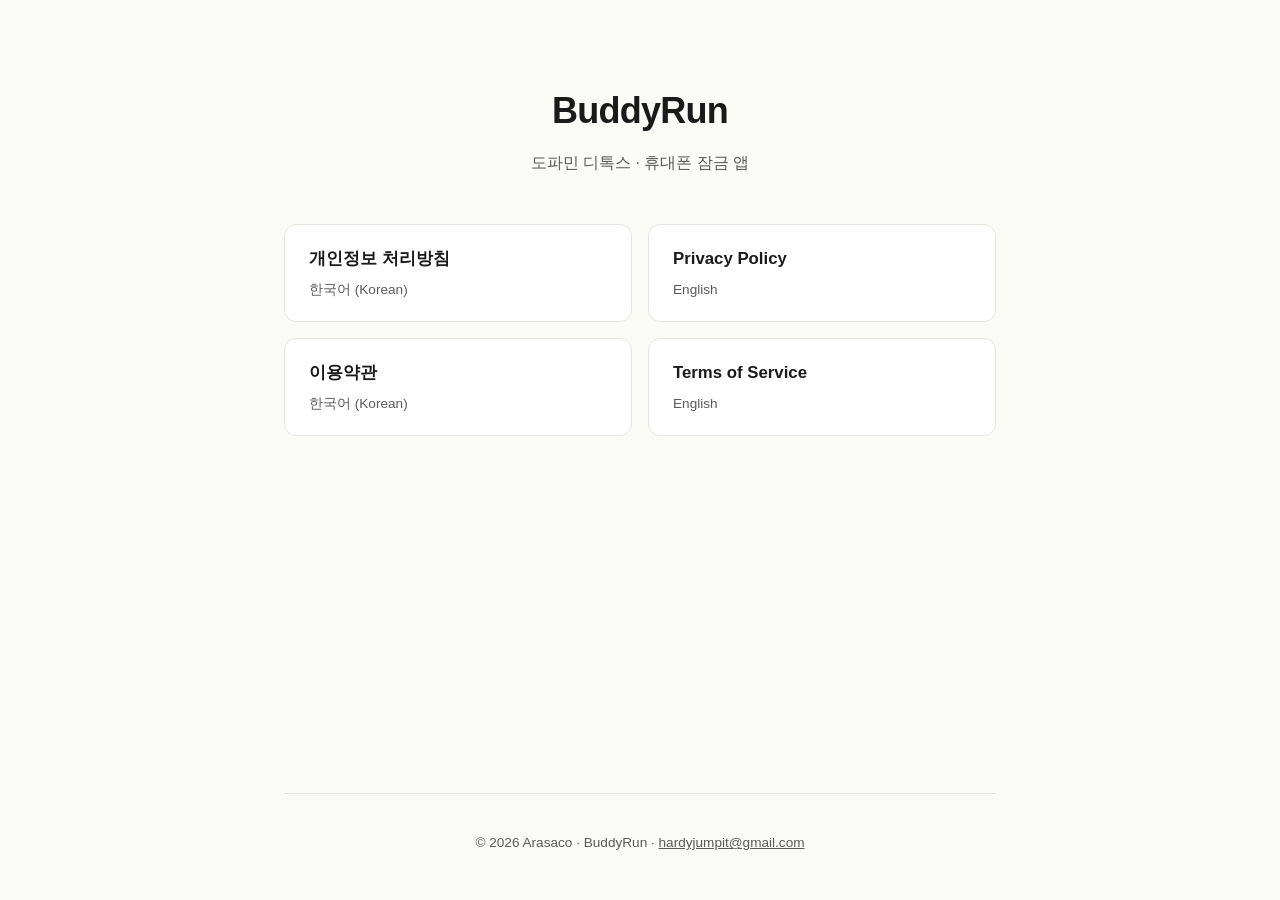
<file: index.html>
<!DOCTYPE html>
<html lang="ko">
<head>
<meta charset="UTF-8" />
<meta name="viewport" content="width=device-width, initial-scale=1.0" />
<title>BuddyRun</title>
<link rel="icon" type="image/png" href="favicon.png" />
<link rel="apple-touch-icon" href="apple-touch-icon.png" />
<link rel="stylesheet" href="styles.css" />
</head>
<body>
<main class="container">
  <header class="hero">
    <h1>BuddyRun</h1>
    <p class="tagline">도파민 디톡스 · 휴대폰 잠금 앱</p>
  </header>

  <section class="links">
    <a class="card" href="privacy.html" lang="ko">
      <h2>개인정보 처리방침</h2>
      <p>한국어 (Korean)</p>
    </a>
    <a class="card" href="privacy.en.html" lang="en">
      <h2>Privacy Policy</h2>
      <p>English</p>
    </a>
    <a class="card" href="terms.html" lang="ko">
      <h2>이용약관</h2>
      <p>한국어 (Korean)</p>
    </a>
    <a class="card" href="terms.en.html" lang="en">
      <h2>Terms of Service</h2>
      <p>English</p>
    </a>
  </section>

  <footer>
    <p>© 2026 Arasaco · BuddyRun · <a href="mailto:hardyjumpit@gmail.com">hardyjumpit@gmail.com</a></p>
  </footer>
</main>
</body>
</html>
</file>
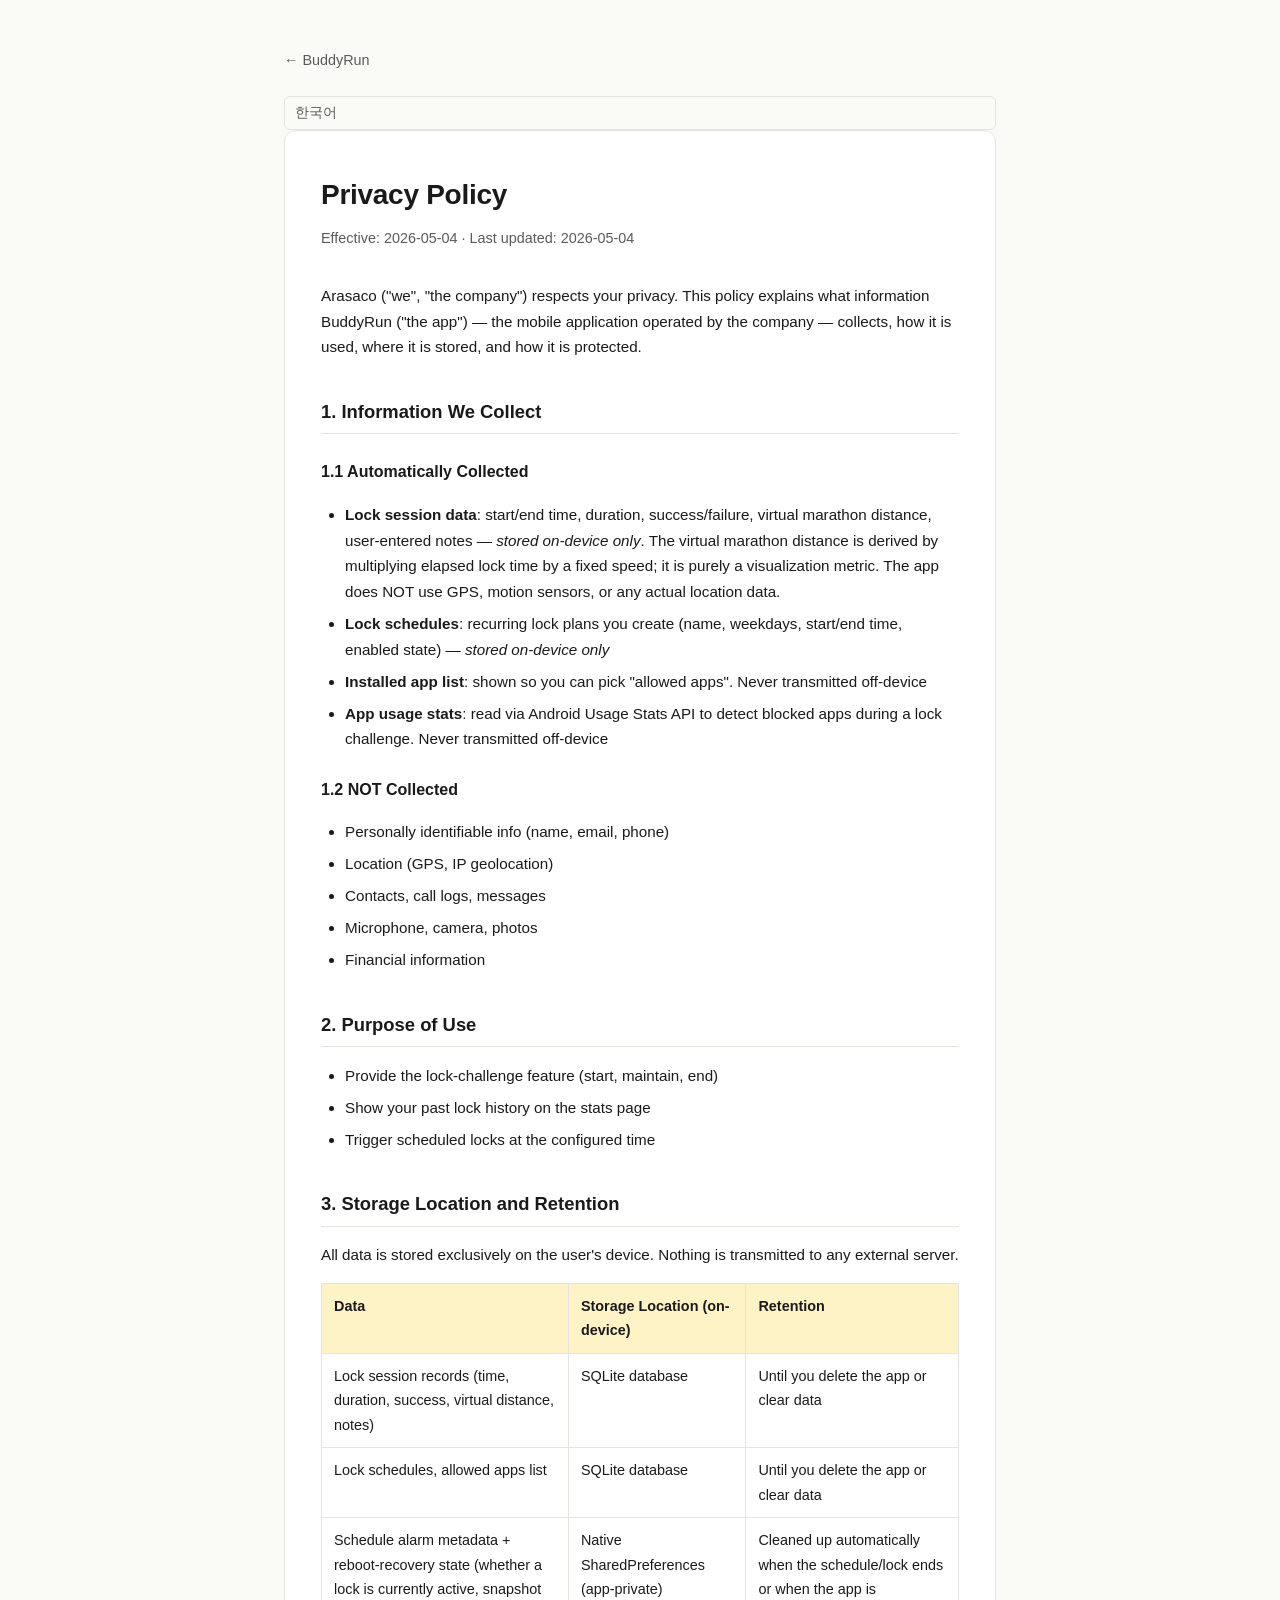
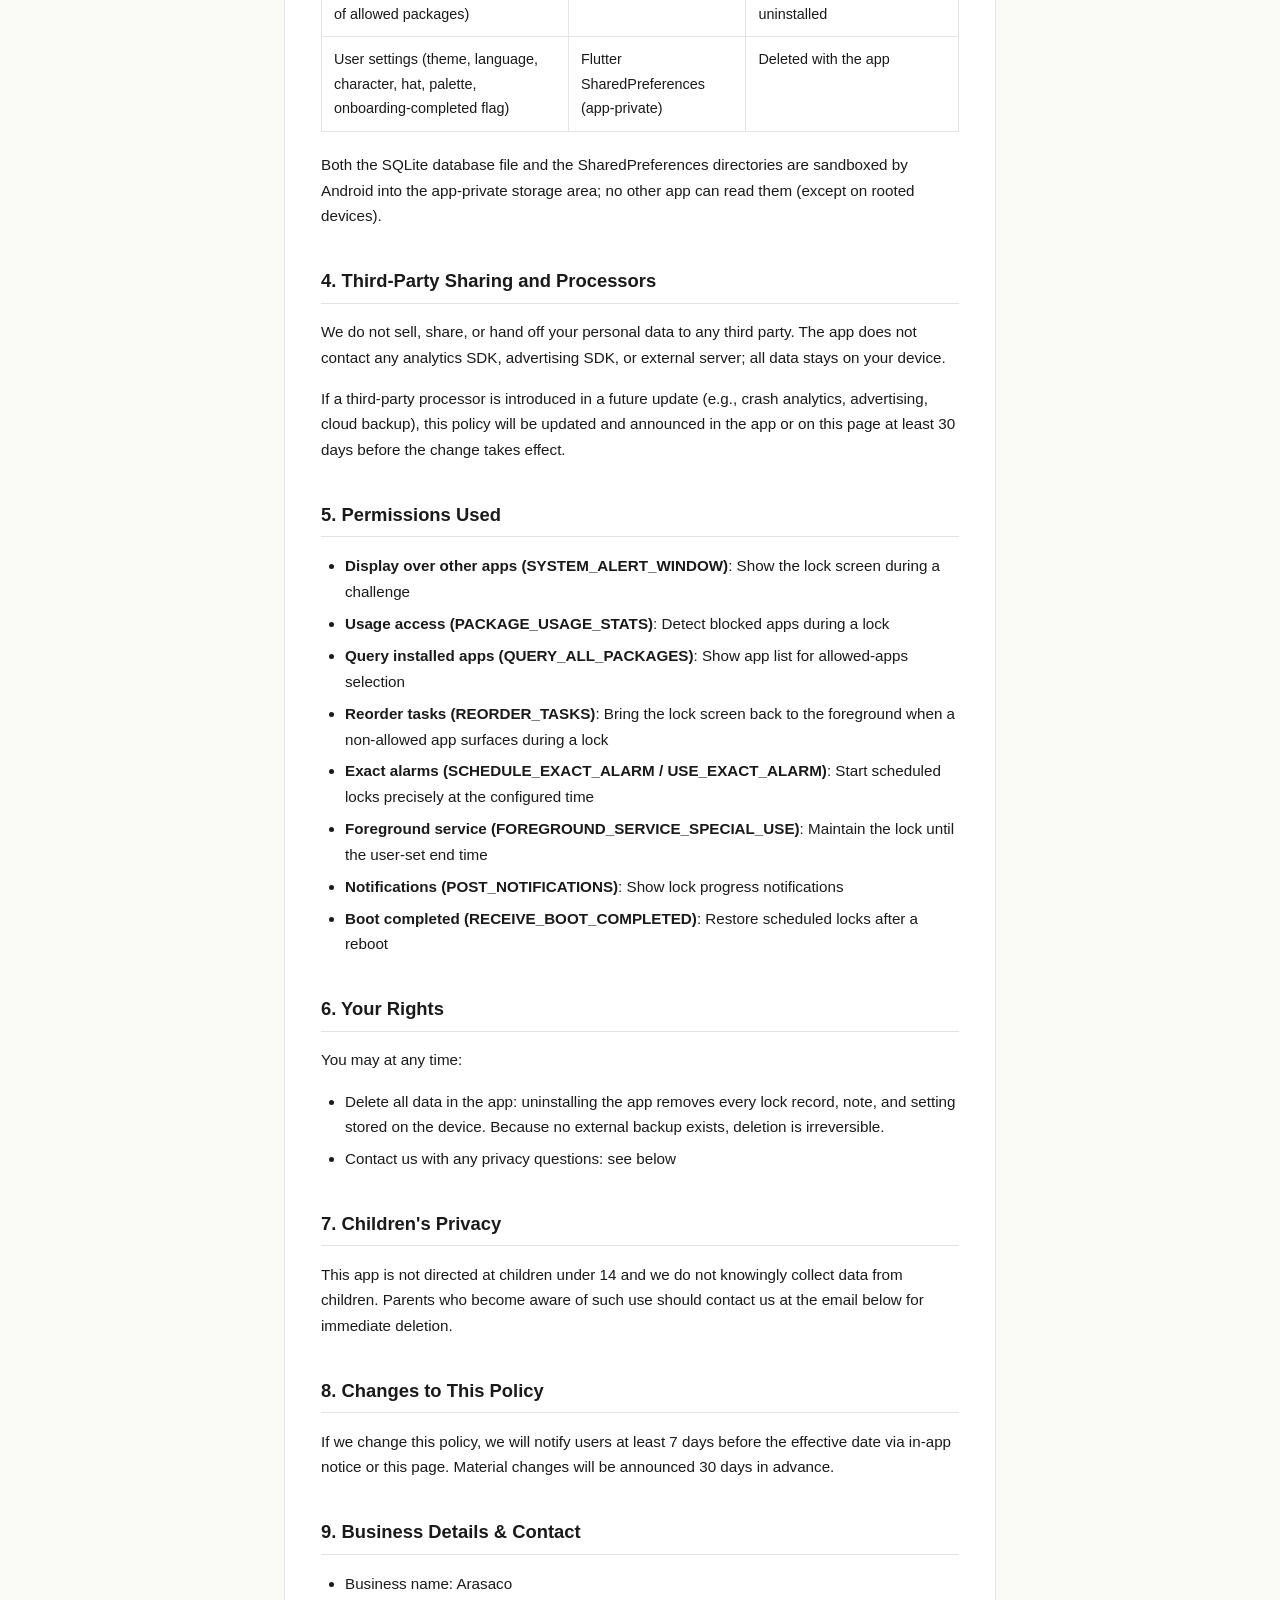
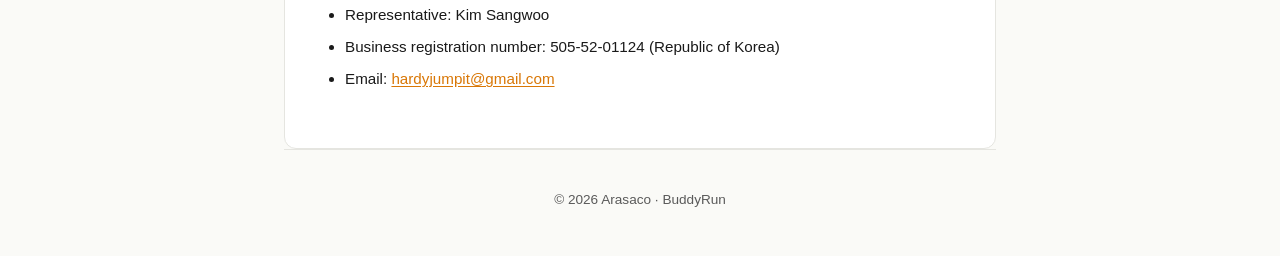
<file: privacy.en.html>
<!DOCTYPE html>
<html lang="en">
<head>
<meta charset="UTF-8" />
<meta name="viewport" content="width=device-width, initial-scale=1.0" />
<title>BuddyRun · Privacy Policy</title>
<link rel="icon" type="image/png" href="favicon.png" />
<link rel="apple-touch-icon" href="apple-touch-icon.png" />
<link rel="stylesheet" href="styles.css" />
</head>
<body>
<main class="container">
  <a class="back-link" href="index.html">← BuddyRun</a>
  <a class="lang-switch" href="privacy.html">한국어</a>

  <article class="legal">
    <h1>Privacy Policy</h1>
    <p class="meta">Effective: 2026-05-04 · Last updated: 2026-05-04</p>

    <p>Arasaco ("we", "the company") respects your privacy. This policy explains what information BuddyRun ("the app") — the mobile application operated by the company — collects, how it is used, where it is stored, and how it is protected.</p>

    <h2>1. Information We Collect</h2>

    <h3>1.1 Automatically Collected</h3>
    <ul>
      <li><strong>Lock session data</strong>: start/end time, duration, success/failure, virtual marathon distance, user-entered notes — <em>stored on-device only</em>. The virtual marathon distance is derived by multiplying elapsed lock time by a fixed speed; it is purely a visualization metric. The app does NOT use GPS, motion sensors, or any actual location data.</li>
      <li><strong>Lock schedules</strong>: recurring lock plans you create (name, weekdays, start/end time, enabled state) — <em>stored on-device only</em></li>
      <li><strong>Installed app list</strong>: shown so you can pick "allowed apps". Never transmitted off-device</li>
      <li><strong>App usage stats</strong>: read via Android Usage Stats API to detect blocked apps during a lock challenge. Never transmitted off-device</li>
    </ul>

    <h3>1.2 NOT Collected</h3>
    <ul>
      <li>Personally identifiable info (name, email, phone)</li>
      <li>Location (GPS, IP geolocation)</li>
      <li>Contacts, call logs, messages</li>
      <li>Microphone, camera, photos</li>
      <li>Financial information</li>
    </ul>

    <h2>2. Purpose of Use</h2>
    <ul>
      <li>Provide the lock-challenge feature (start, maintain, end)</li>
      <li>Show your past lock history on the stats page</li>
      <li>Trigger scheduled locks at the configured time</li>
    </ul>

    <h2>3. Storage Location and Retention</h2>
    <p>All data is stored exclusively on the user's device. Nothing is transmitted to any external server.</p>
    <table>
      <thead>
        <tr><th>Data</th><th>Storage Location (on-device)</th><th>Retention</th></tr>
      </thead>
      <tbody>
        <tr><td>Lock session records (time, duration, success, virtual distance, notes)</td><td>SQLite database</td><td>Until you delete the app or clear data</td></tr>
        <tr><td>Lock schedules, allowed apps list</td><td>SQLite database</td><td>Until you delete the app or clear data</td></tr>
        <tr><td>Schedule alarm metadata + reboot-recovery state (whether a lock is currently active, snapshot of allowed packages)</td><td>Native SharedPreferences (app-private)</td><td>Cleaned up automatically when the schedule/lock ends or when the app is uninstalled</td></tr>
        <tr><td>User settings (theme, language, character, hat, palette, onboarding-completed flag)</td><td>Flutter SharedPreferences (app-private)</td><td>Deleted with the app</td></tr>
      </tbody>
    </table>
    <p>Both the SQLite database file and the SharedPreferences directories are sandboxed by Android into the app-private storage area; no other app can read them (except on rooted devices).</p>

    <h2>4. Third-Party Sharing and Processors</h2>
    <p>We do not sell, share, or hand off your personal data to any third party. The app does not contact any analytics SDK, advertising SDK, or external server; all data stays on your device.</p>
    <p>If a third-party processor is introduced in a future update (e.g., crash analytics, advertising, cloud backup), this policy will be updated and announced in the app or on this page at least 30 days before the change takes effect.</p>

    <h2>5. Permissions Used</h2>
    <ul>
      <li><strong>Display over other apps (SYSTEM_ALERT_WINDOW)</strong>: Show the lock screen during a challenge</li>
      <li><strong>Usage access (PACKAGE_USAGE_STATS)</strong>: Detect blocked apps during a lock</li>
      <li><strong>Query installed apps (QUERY_ALL_PACKAGES)</strong>: Show app list for allowed-apps selection</li>
      <li><strong>Reorder tasks (REORDER_TASKS)</strong>: Bring the lock screen back to the foreground when a non-allowed app surfaces during a lock</li>
      <li><strong>Exact alarms (SCHEDULE_EXACT_ALARM / USE_EXACT_ALARM)</strong>: Start scheduled locks precisely at the configured time</li>
      <li><strong>Foreground service (FOREGROUND_SERVICE_SPECIAL_USE)</strong>: Maintain the lock until the user-set end time</li>
      <li><strong>Notifications (POST_NOTIFICATIONS)</strong>: Show lock progress notifications</li>
      <li><strong>Boot completed (RECEIVE_BOOT_COMPLETED)</strong>: Restore scheduled locks after a reboot</li>
    </ul>

    <h2>6. Your Rights</h2>
    <p>You may at any time:</p>
    <ul>
      <li>Delete all data in the app: uninstalling the app removes every lock record, note, and setting stored on the device. Because no external backup exists, deletion is irreversible.</li>
      <li>Contact us with any privacy questions: see below</li>
    </ul>

    <h2>7. Children's Privacy</h2>
    <p>This app is not directed at children under 14 and we do not knowingly collect data from children. Parents who become aware of such use should contact us at the email below for immediate deletion.</p>

    <h2>8. Changes to This Policy</h2>
    <p>If we change this policy, we will notify users at least 7 days before the effective date via in-app notice or this page. Material changes will be announced 30 days in advance.</p>

    <h2>9. Business Details &amp; Contact</h2>
    <ul>
      <li>Business name: Arasaco</li>
      <li>Representative: Kim Sangwoo</li>
      <li>Business registration number: 505-52-01124 (Republic of Korea)</li>
      <li>Email: <a href="mailto:hardyjumpit@gmail.com">hardyjumpit@gmail.com</a></li>
    </ul>
  </article>

  <footer>
    <p>© 2026 Arasaco · BuddyRun</p>
  </footer>
</main>
</body>
</html>
</file>
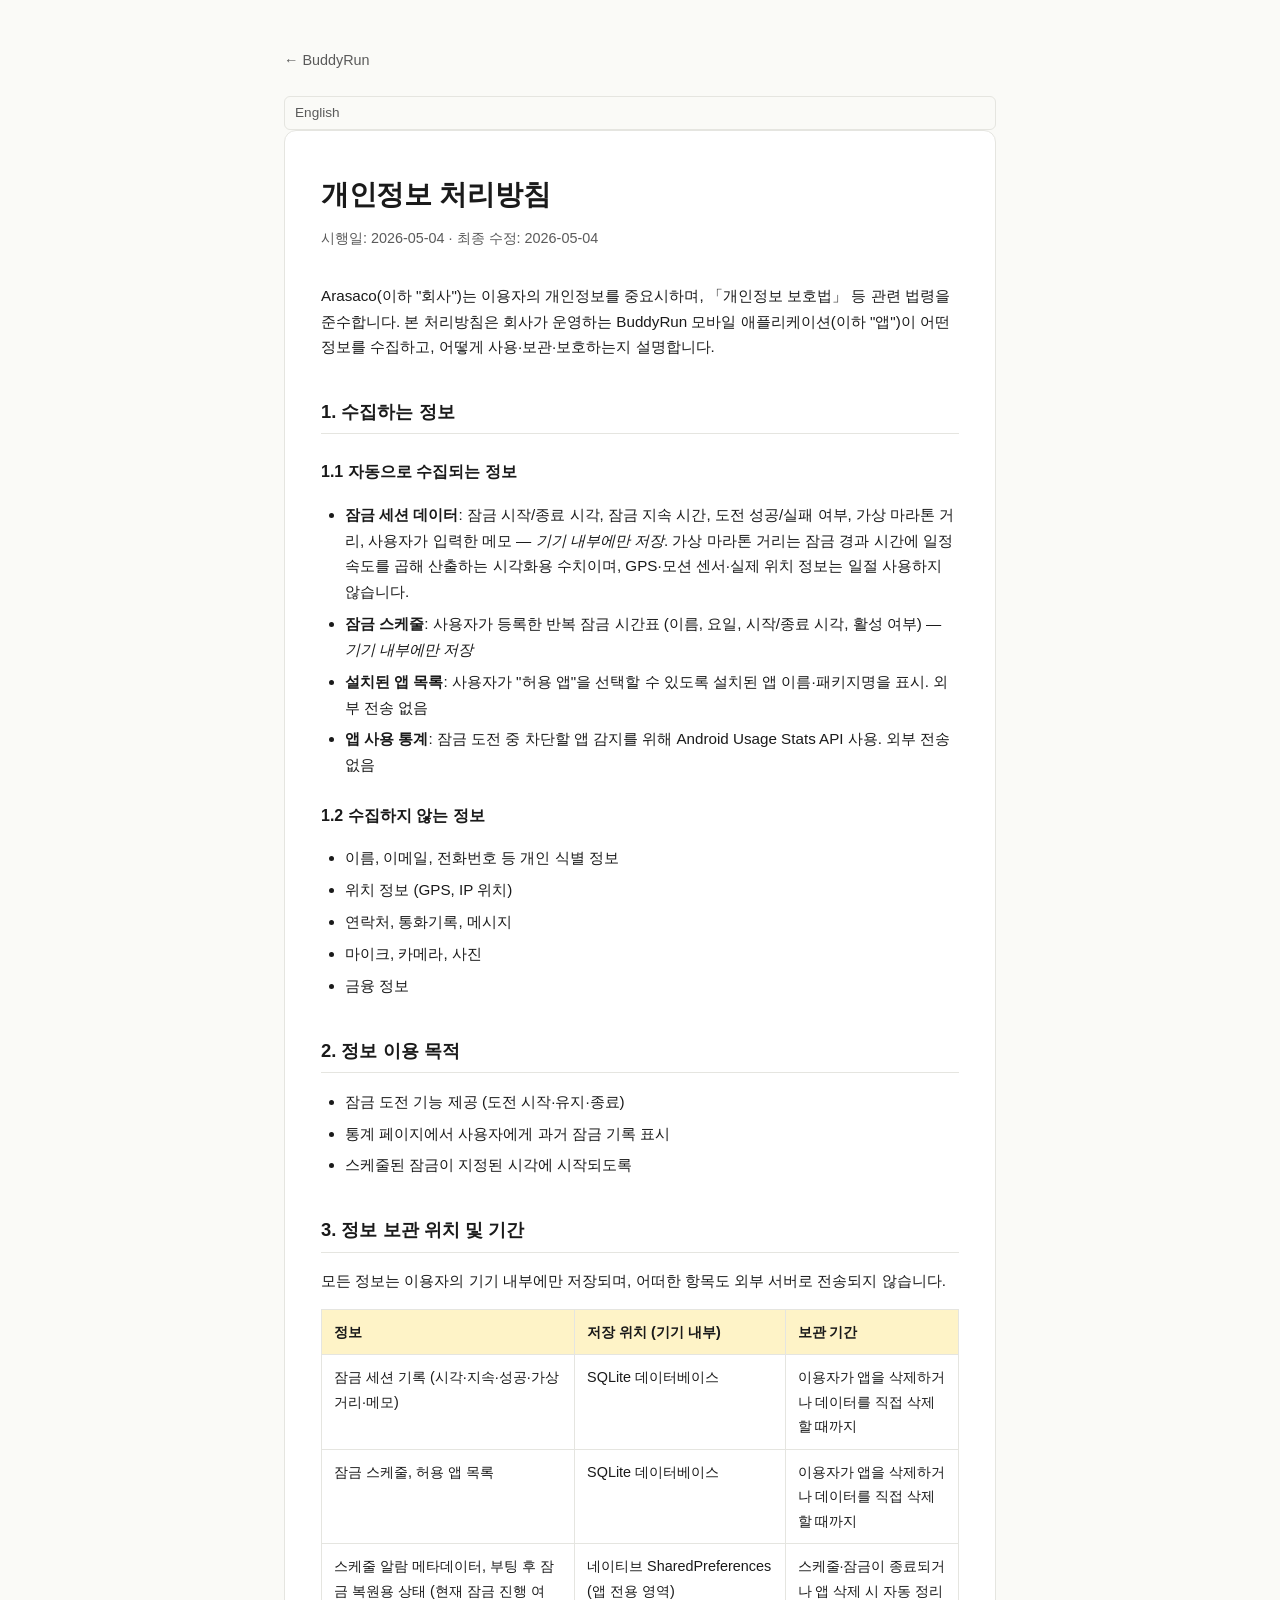
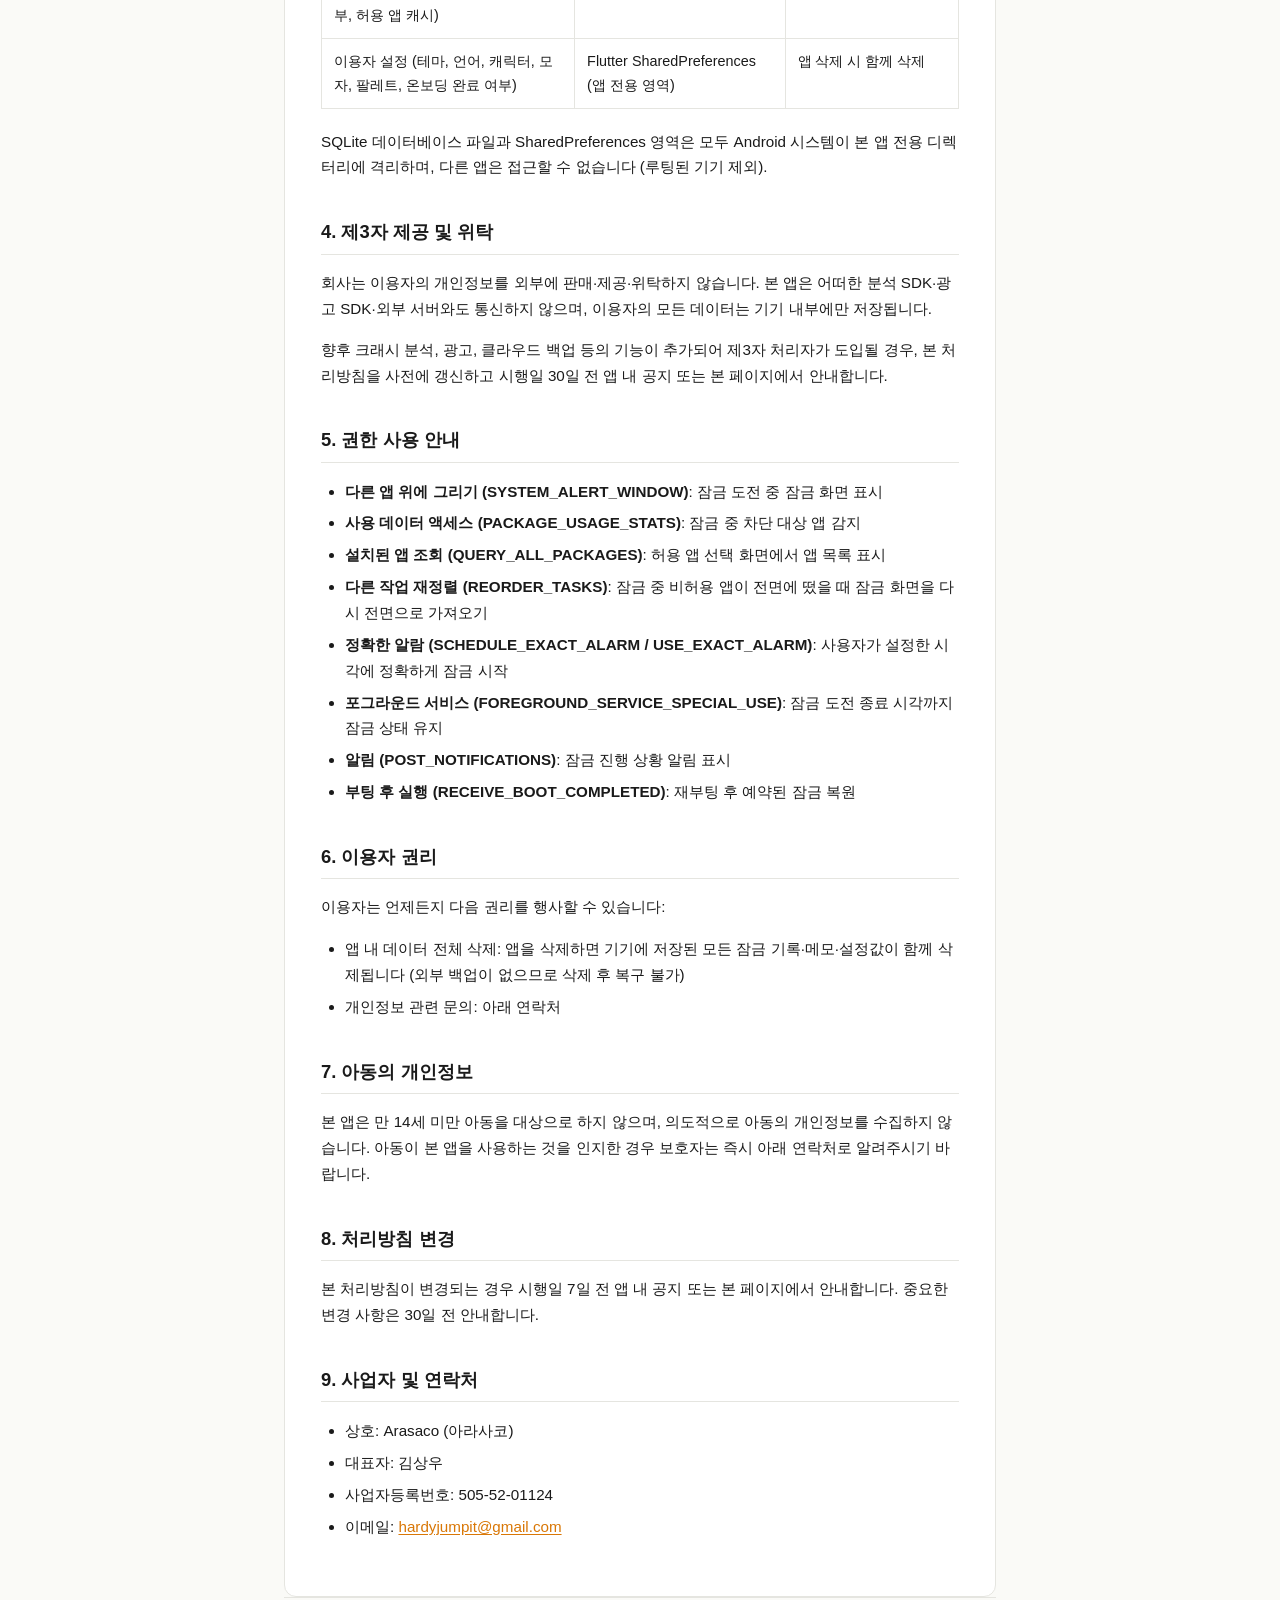
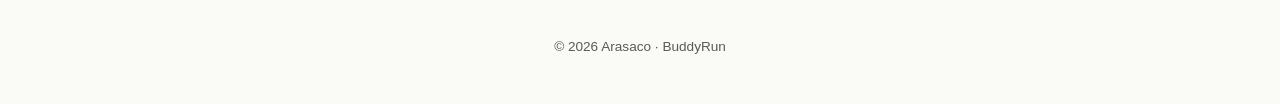
<file: privacy.html>
<!DOCTYPE html>
<html lang="ko">
<head>
<meta charset="UTF-8" />
<meta name="viewport" content="width=device-width, initial-scale=1.0" />
<title>BuddyRun · 개인정보 처리방침</title>
<link rel="icon" type="image/png" href="favicon.png" />
<link rel="apple-touch-icon" href="apple-touch-icon.png" />
<link rel="stylesheet" href="styles.css" />
</head>
<body>
<main class="container">
  <a class="back-link" href="index.html">← BuddyRun</a>
  <a class="lang-switch" href="privacy.en.html">English</a>

  <article class="legal">
    <h1>개인정보 처리방침</h1>
    <p class="meta">시행일: 2026-05-04 · 최종 수정: 2026-05-04</p>

    <p>Arasaco(이하 "회사")는 이용자의 개인정보를 중요시하며, 「개인정보 보호법」 등 관련 법령을 준수합니다. 본 처리방침은 회사가 운영하는 BuddyRun 모바일 애플리케이션(이하 "앱")이 어떤 정보를 수집하고, 어떻게 사용·보관·보호하는지 설명합니다.</p>

    <h2>1. 수집하는 정보</h2>

    <h3>1.1 자동으로 수집되는 정보</h3>
    <ul>
      <li><strong>잠금 세션 데이터</strong>: 잠금 시작/종료 시각, 잠금 지속 시간, 도전 성공/실패 여부, 가상 마라톤 거리, 사용자가 입력한 메모 — <em>기기 내부에만 저장</em>. 가상 마라톤 거리는 잠금 경과 시간에 일정 속도를 곱해 산출하는 시각화용 수치이며, GPS·모션 센서·실제 위치 정보는 일절 사용하지 않습니다.</li>
      <li><strong>잠금 스케줄</strong>: 사용자가 등록한 반복 잠금 시간표 (이름, 요일, 시작/종료 시각, 활성 여부) — <em>기기 내부에만 저장</em></li>
      <li><strong>설치된 앱 목록</strong>: 사용자가 "허용 앱"을 선택할 수 있도록 설치된 앱 이름·패키지명을 표시. 외부 전송 없음</li>
      <li><strong>앱 사용 통계</strong>: 잠금 도전 중 차단할 앱 감지를 위해 Android Usage Stats API 사용. 외부 전송 없음</li>
    </ul>

    <h3>1.2 수집하지 않는 정보</h3>
    <ul>
      <li>이름, 이메일, 전화번호 등 개인 식별 정보</li>
      <li>위치 정보 (GPS, IP 위치)</li>
      <li>연락처, 통화기록, 메시지</li>
      <li>마이크, 카메라, 사진</li>
      <li>금융 정보</li>
    </ul>

    <h2>2. 정보 이용 목적</h2>
    <ul>
      <li>잠금 도전 기능 제공 (도전 시작·유지·종료)</li>
      <li>통계 페이지에서 사용자에게 과거 잠금 기록 표시</li>
      <li>스케줄된 잠금이 지정된 시각에 시작되도록</li>
    </ul>

    <h2>3. 정보 보관 위치 및 기간</h2>
    <p>모든 정보는 이용자의 기기 내부에만 저장되며, 어떠한 항목도 외부 서버로 전송되지 않습니다.</p>
    <table>
      <thead>
        <tr><th>정보</th><th>저장 위치 (기기 내부)</th><th>보관 기간</th></tr>
      </thead>
      <tbody>
        <tr><td>잠금 세션 기록 (시각·지속·성공·가상 거리·메모)</td><td>SQLite 데이터베이스</td><td>이용자가 앱을 삭제하거나 데이터를 직접 삭제할 때까지</td></tr>
        <tr><td>잠금 스케줄, 허용 앱 목록</td><td>SQLite 데이터베이스</td><td>이용자가 앱을 삭제하거나 데이터를 직접 삭제할 때까지</td></tr>
        <tr><td>스케줄 알람 메타데이터, 부팅 후 잠금 복원용 상태 (현재 잠금 진행 여부, 허용 앱 캐시)</td><td>네이티브 SharedPreferences (앱 전용 영역)</td><td>스케줄·잠금이 종료되거나 앱 삭제 시 자동 정리</td></tr>
        <tr><td>이용자 설정 (테마, 언어, 캐릭터, 모자, 팔레트, 온보딩 완료 여부)</td><td>Flutter SharedPreferences (앱 전용 영역)</td><td>앱 삭제 시 함께 삭제</td></tr>
      </tbody>
    </table>
    <p>SQLite 데이터베이스 파일과 SharedPreferences 영역은 모두 Android 시스템이 본 앱 전용 디렉터리에 격리하며, 다른 앱은 접근할 수 없습니다 (루팅된 기기 제외).</p>

    <h2>4. 제3자 제공 및 위탁</h2>
    <p>회사는 이용자의 개인정보를 외부에 판매·제공·위탁하지 않습니다. 본 앱은 어떠한 분석 SDK·광고 SDK·외부 서버와도 통신하지 않으며, 이용자의 모든 데이터는 기기 내부에만 저장됩니다.</p>
    <p>향후 크래시 분석, 광고, 클라우드 백업 등의 기능이 추가되어 제3자 처리자가 도입될 경우, 본 처리방침을 사전에 갱신하고 시행일 30일 전 앱 내 공지 또는 본 페이지에서 안내합니다.</p>

    <h2>5. 권한 사용 안내</h2>
    <ul>
      <li><strong>다른 앱 위에 그리기 (SYSTEM_ALERT_WINDOW)</strong>: 잠금 도전 중 잠금 화면 표시</li>
      <li><strong>사용 데이터 액세스 (PACKAGE_USAGE_STATS)</strong>: 잠금 중 차단 대상 앱 감지</li>
      <li><strong>설치된 앱 조회 (QUERY_ALL_PACKAGES)</strong>: 허용 앱 선택 화면에서 앱 목록 표시</li>
      <li><strong>다른 작업 재정렬 (REORDER_TASKS)</strong>: 잠금 중 비허용 앱이 전면에 떴을 때 잠금 화면을 다시 전면으로 가져오기</li>
      <li><strong>정확한 알람 (SCHEDULE_EXACT_ALARM / USE_EXACT_ALARM)</strong>: 사용자가 설정한 시각에 정확하게 잠금 시작</li>
      <li><strong>포그라운드 서비스 (FOREGROUND_SERVICE_SPECIAL_USE)</strong>: 잠금 도전 종료 시각까지 잠금 상태 유지</li>
      <li><strong>알림 (POST_NOTIFICATIONS)</strong>: 잠금 진행 상황 알림 표시</li>
      <li><strong>부팅 후 실행 (RECEIVE_BOOT_COMPLETED)</strong>: 재부팅 후 예약된 잠금 복원</li>
    </ul>

    <h2>6. 이용자 권리</h2>
    <p>이용자는 언제든지 다음 권리를 행사할 수 있습니다:</p>
    <ul>
      <li>앱 내 데이터 전체 삭제: 앱을 삭제하면 기기에 저장된 모든 잠금 기록·메모·설정값이 함께 삭제됩니다 (외부 백업이 없으므로 삭제 후 복구 불가)</li>
      <li>개인정보 관련 문의: 아래 연락처</li>
    </ul>

    <h2>7. 아동의 개인정보</h2>
    <p>본 앱은 만 14세 미만 아동을 대상으로 하지 않으며, 의도적으로 아동의 개인정보를 수집하지 않습니다. 아동이 본 앱을 사용하는 것을 인지한 경우 보호자는 즉시 아래 연락처로 알려주시기 바랍니다.</p>

    <h2>8. 처리방침 변경</h2>
    <p>본 처리방침이 변경되는 경우 시행일 7일 전 앱 내 공지 또는 본 페이지에서 안내합니다. 중요한 변경 사항은 30일 전 안내합니다.</p>

    <h2>9. 사업자 및 연락처</h2>
    <ul>
      <li>상호: Arasaco (아라사코)</li>
      <li>대표자: 김상우</li>
      <li>사업자등록번호: 505-52-01124</li>
      <li>이메일: <a href="mailto:hardyjumpit@gmail.com">hardyjumpit@gmail.com</a></li>
    </ul>
  </article>

  <footer>
    <p>© 2026 Arasaco · BuddyRun</p>
  </footer>
</main>
</body>
</html>
</file>
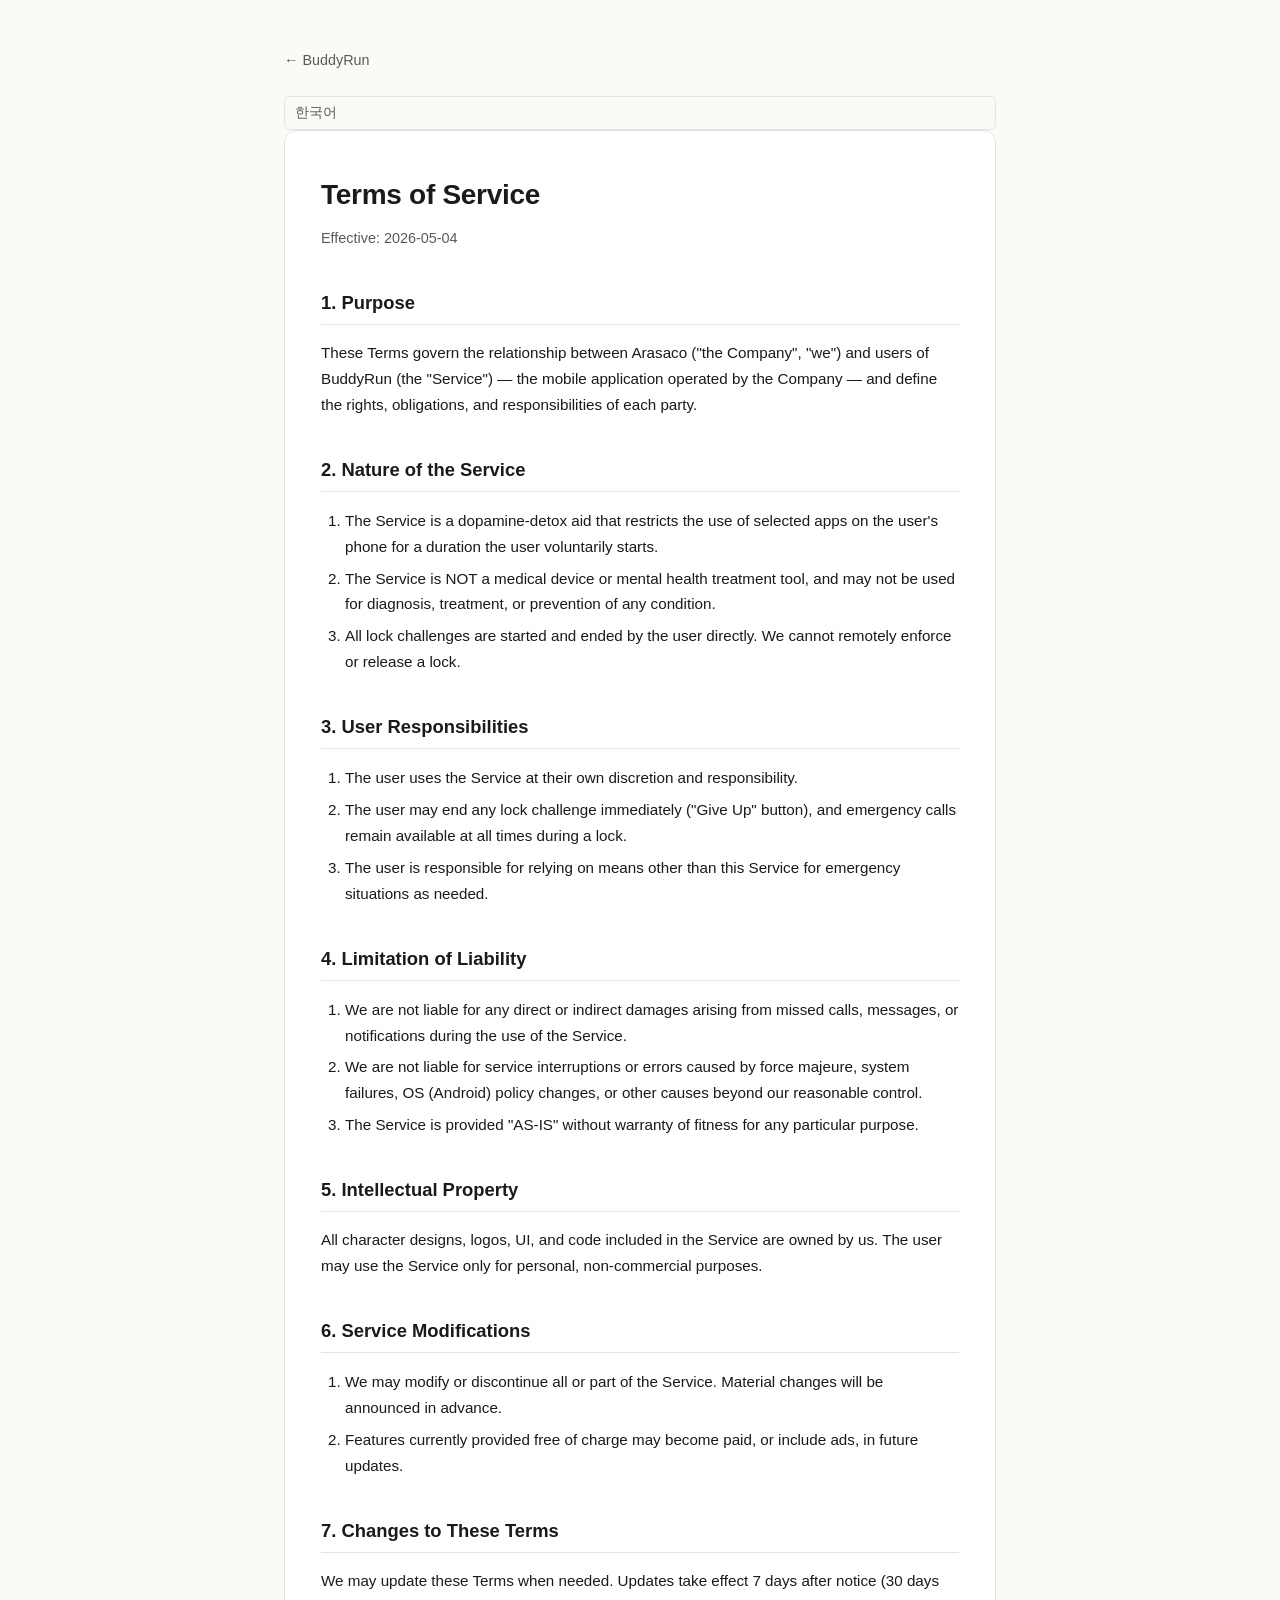
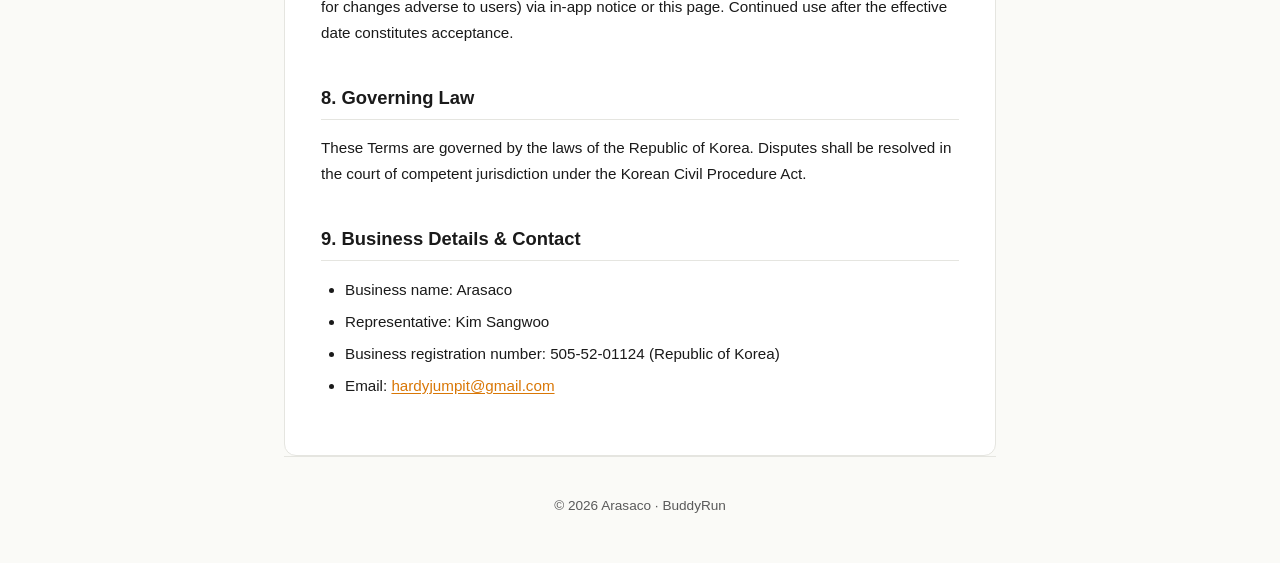
<file: terms.en.html>
<!DOCTYPE html>
<html lang="en">
<head>
<meta charset="UTF-8" />
<meta name="viewport" content="width=device-width, initial-scale=1.0" />
<title>BuddyRun · Terms of Service</title>
<link rel="icon" type="image/png" href="favicon.png" />
<link rel="apple-touch-icon" href="apple-touch-icon.png" />
<link rel="stylesheet" href="styles.css" />
</head>
<body>
<main class="container">
  <a class="back-link" href="index.html">← BuddyRun</a>
  <a class="lang-switch" href="terms.html">한국어</a>

  <article class="legal">
    <h1>Terms of Service</h1>
    <p class="meta">Effective: 2026-05-04</p>

    <h2>1. Purpose</h2>
    <p>These Terms govern the relationship between Arasaco ("the Company", "we") and users of BuddyRun (the "Service") — the mobile application operated by the Company — and define the rights, obligations, and responsibilities of each party.</p>

    <h2>2. Nature of the Service</h2>
    <ol>
      <li>The Service is a dopamine-detox aid that restricts the use of selected apps on the user's phone for a duration the user voluntarily starts.</li>
      <li>The Service is NOT a medical device or mental health treatment tool, and may not be used for diagnosis, treatment, or prevention of any condition.</li>
      <li>All lock challenges are started and ended by the user directly. We cannot remotely enforce or release a lock.</li>
    </ol>

    <h2>3. User Responsibilities</h2>
    <ol>
      <li>The user uses the Service at their own discretion and responsibility.</li>
      <li>The user may end any lock challenge immediately ("Give Up" button), and emergency calls remain available at all times during a lock.</li>
      <li>The user is responsible for relying on means other than this Service for emergency situations as needed.</li>
    </ol>

    <h2>4. Limitation of Liability</h2>
    <ol>
      <li>We are not liable for any direct or indirect damages arising from missed calls, messages, or notifications during the use of the Service.</li>
      <li>We are not liable for service interruptions or errors caused by force majeure, system failures, OS (Android) policy changes, or other causes beyond our reasonable control.</li>
      <li>The Service is provided "AS-IS" without warranty of fitness for any particular purpose.</li>
    </ol>

    <h2>5. Intellectual Property</h2>
    <p>All character designs, logos, UI, and code included in the Service are owned by us. The user may use the Service only for personal, non-commercial purposes.</p>

    <h2>6. Service Modifications</h2>
    <ol>
      <li>We may modify or discontinue all or part of the Service. Material changes will be announced in advance.</li>
      <li>Features currently provided free of charge may become paid, or include ads, in future updates.</li>
    </ol>

    <h2>7. Changes to These Terms</h2>
    <p>We may update these Terms when needed. Updates take effect 7 days after notice (30 days for changes adverse to users) via in-app notice or this page. Continued use after the effective date constitutes acceptance.</p>

    <h2>8. Governing Law</h2>
    <p>These Terms are governed by the laws of the Republic of Korea. Disputes shall be resolved in the court of competent jurisdiction under the Korean Civil Procedure Act.</p>

    <h2>9. Business Details &amp; Contact</h2>
    <ul>
      <li>Business name: Arasaco</li>
      <li>Representative: Kim Sangwoo</li>
      <li>Business registration number: 505-52-01124 (Republic of Korea)</li>
      <li>Email: <a href="mailto:hardyjumpit@gmail.com">hardyjumpit@gmail.com</a></li>
    </ul>
  </article>

  <footer>
    <p>© 2026 Arasaco · BuddyRun</p>
  </footer>
</main>
</body>
</html>
</file>
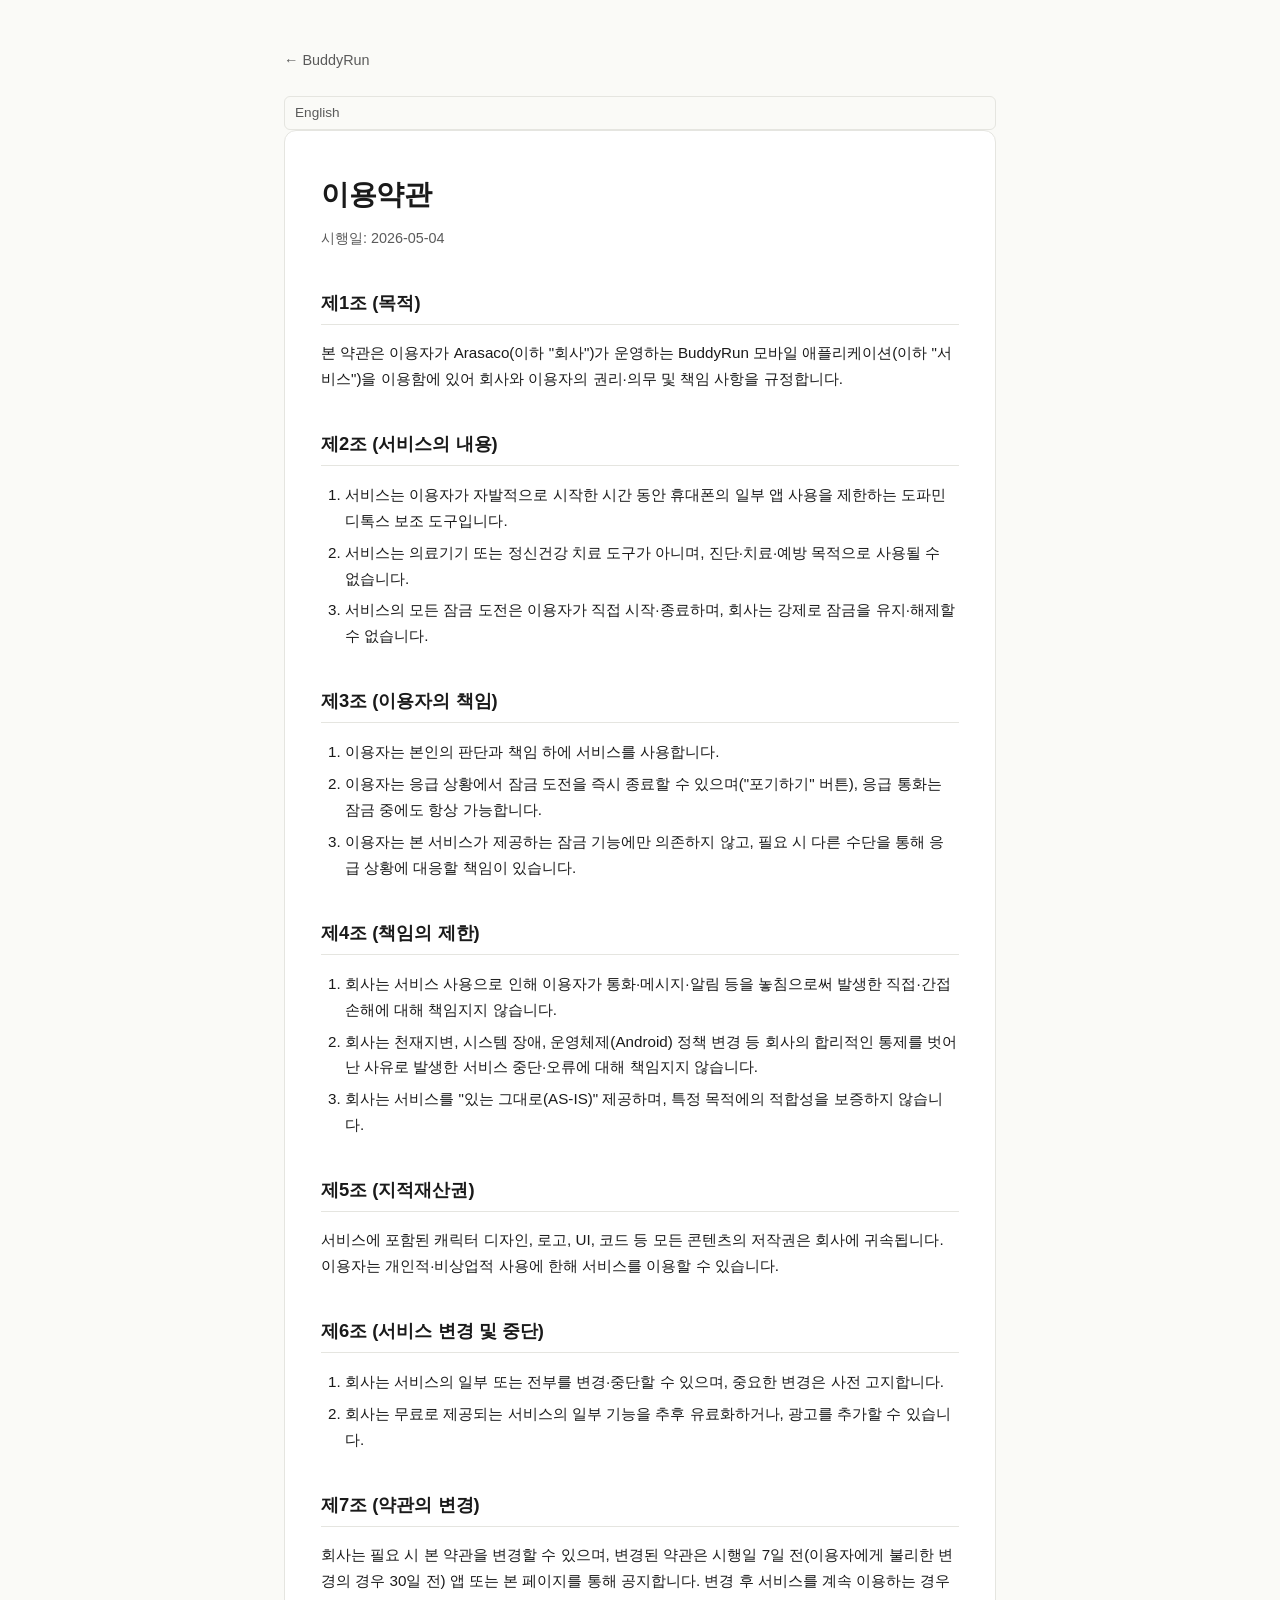
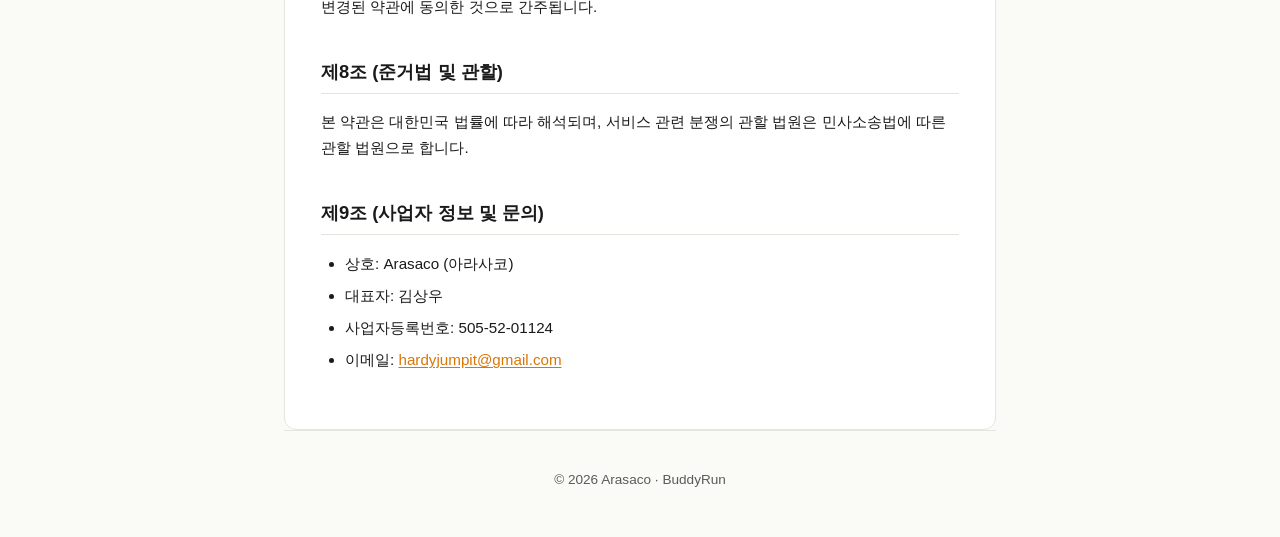
<file: terms.html>
<!DOCTYPE html>
<html lang="ko">
<head>
<meta charset="UTF-8" />
<meta name="viewport" content="width=device-width, initial-scale=1.0" />
<title>BuddyRun · 이용약관</title>
<link rel="icon" type="image/png" href="favicon.png" />
<link rel="apple-touch-icon" href="apple-touch-icon.png" />
<link rel="stylesheet" href="styles.css" />
</head>
<body>
<main class="container">
  <a class="back-link" href="index.html">← BuddyRun</a>
  <a class="lang-switch" href="terms.en.html">English</a>

  <article class="legal">
    <h1>이용약관</h1>
    <p class="meta">시행일: 2026-05-04</p>

    <h2>제1조 (목적)</h2>
    <p>본 약관은 이용자가 Arasaco(이하 "회사")가 운영하는 BuddyRun 모바일 애플리케이션(이하 "서비스")을 이용함에 있어 회사와 이용자의 권리·의무 및 책임 사항을 규정합니다.</p>

    <h2>제2조 (서비스의 내용)</h2>
    <ol>
      <li>서비스는 이용자가 자발적으로 시작한 시간 동안 휴대폰의 일부 앱 사용을 제한하는 도파민 디톡스 보조 도구입니다.</li>
      <li>서비스는 의료기기 또는 정신건강 치료 도구가 아니며, 진단·치료·예방 목적으로 사용될 수 없습니다.</li>
      <li>서비스의 모든 잠금 도전은 이용자가 직접 시작·종료하며, 회사는 강제로 잠금을 유지·해제할 수 없습니다.</li>
    </ol>

    <h2>제3조 (이용자의 책임)</h2>
    <ol>
      <li>이용자는 본인의 판단과 책임 하에 서비스를 사용합니다.</li>
      <li>이용자는 응급 상황에서 잠금 도전을 즉시 종료할 수 있으며("포기하기" 버튼), 응급 통화는 잠금 중에도 항상 가능합니다.</li>
      <li>이용자는 본 서비스가 제공하는 잠금 기능에만 의존하지 않고, 필요 시 다른 수단을 통해 응급 상황에 대응할 책임이 있습니다.</li>
    </ol>

    <h2>제4조 (책임의 제한)</h2>
    <ol>
      <li>회사는 서비스 사용으로 인해 이용자가 통화·메시지·알림 등을 놓침으로써 발생한 직접·간접 손해에 대해 책임지지 않습니다.</li>
      <li>회사는 천재지변, 시스템 장애, 운영체제(Android) 정책 변경 등 회사의 합리적인 통제를 벗어난 사유로 발생한 서비스 중단·오류에 대해 책임지지 않습니다.</li>
      <li>회사는 서비스를 "있는 그대로(AS-IS)" 제공하며, 특정 목적에의 적합성을 보증하지 않습니다.</li>
    </ol>

    <h2>제5조 (지적재산권)</h2>
    <p>서비스에 포함된 캐릭터 디자인, 로고, UI, 코드 등 모든 콘텐츠의 저작권은 회사에 귀속됩니다. 이용자는 개인적·비상업적 사용에 한해 서비스를 이용할 수 있습니다.</p>

    <h2>제6조 (서비스 변경 및 중단)</h2>
    <ol>
      <li>회사는 서비스의 일부 또는 전부를 변경·중단할 수 있으며, 중요한 변경은 사전 고지합니다.</li>
      <li>회사는 무료로 제공되는 서비스의 일부 기능을 추후 유료화하거나, 광고를 추가할 수 있습니다.</li>
    </ol>

    <h2>제7조 (약관의 변경)</h2>
    <p>회사는 필요 시 본 약관을 변경할 수 있으며, 변경된 약관은 시행일 7일 전(이용자에게 불리한 변경의 경우 30일 전) 앱 또는 본 페이지를 통해 공지합니다. 변경 후 서비스를 계속 이용하는 경우 변경된 약관에 동의한 것으로 간주됩니다.</p>

    <h2>제8조 (준거법 및 관할)</h2>
    <p>본 약관은 대한민국 법률에 따라 해석되며, 서비스 관련 분쟁의 관할 법원은 민사소송법에 따른 관할 법원으로 합니다.</p>

    <h2>제9조 (사업자 정보 및 문의)</h2>
    <ul>
      <li>상호: Arasaco (아라사코)</li>
      <li>대표자: 김상우</li>
      <li>사업자등록번호: 505-52-01124</li>
      <li>이메일: <a href="mailto:hardyjumpit@gmail.com">hardyjumpit@gmail.com</a></li>
    </ul>
  </article>

  <footer>
    <p>© 2026 Arasaco · BuddyRun</p>
  </footer>
</main>
</body>
</html>
</file>
<file: styles.css>
:root {
  --bg: #fafaf7;
  --surface: #ffffff;
  --text: #1a1a1a;
  --text-muted: #5a5a5a;
  --border: #e5e5e0;
  --accent: #d97706;
  --accent-soft: #fef3c7;
}

@media (prefers-color-scheme: dark) {
  :root {
    --bg: #1a1a17;
    --surface: #242420;
    --text: #f5f5f0;
    --text-muted: #a8a8a0;
    --border: #34342f;
    --accent: #fbbf24;
    --accent-soft: #44340a;
  }
}

* { box-sizing: border-box; }

html { scroll-behavior: smooth; }
html, body { min-height: 100%; }

body {
  margin: 0;
  font-family: -apple-system, BlinkMacSystemFont, "Pretendard", "Apple SD Gothic Neo",
               "Segoe UI", Roboto, "Helvetica Neue", Arial, sans-serif;
  background: var(--bg);
  color: var(--text);
  line-height: 1.7;
  -webkit-font-smoothing: antialiased;
  min-height: 100vh;
  display: flex;
  flex-direction: column;
}

.container {
  max-width: 760px;
  width: 100%;
  margin: 0 auto;
  padding: 48px 24px 32px;
  flex: 1;
  display: flex;
  flex-direction: column;
}

.hero {
  text-align: center;
  padding: 32px 0 48px;
}

.hero h1 {
  margin: 0 0 8px;
  font-size: 2.25rem;
  letter-spacing: -0.02em;
}

.hero .tagline {
  margin: 0;
  color: var(--text-muted);
  font-size: 1rem;
}

.links {
  display: grid;
  grid-template-columns: repeat(2, 1fr);
  gap: 16px;
  margin: 0 0 48px;
}

@media (max-width: 480px) {
  .links { grid-template-columns: 1fr; }
}

.card {
  display: block;
  padding: 20px 24px;
  background: var(--surface);
  border: 1px solid var(--border);
  border-radius: 12px;
  text-decoration: none;
  color: var(--text);
  transition: transform 0.15s ease, border-color 0.15s ease, box-shadow 0.15s ease;
}

.card:hover {
  transform: translateY(-2px);
  border-color: var(--accent);
  box-shadow: 0 4px 16px rgba(0, 0, 0, 0.06);
}

.card h2 {
  margin: 0 0 4px;
  font-size: 1.05rem;
  font-weight: 600;
}

.card p {
  margin: 0;
  font-size: 0.85rem;
  color: var(--text-muted);
}

article.legal {
  background: var(--surface);
  border: 1px solid var(--border);
  border-radius: 12px;
  padding: 40px 36px;
}

article.legal h1 {
  margin: 0 0 8px;
  font-size: 1.75rem;
  letter-spacing: -0.01em;
}

article.legal .meta {
  margin: 0 0 32px;
  color: var(--text-muted);
  font-size: 0.9rem;
}

article.legal h2 {
  margin: 36px 0 12px;
  font-size: 1.15rem;
  font-weight: 600;
  border-bottom: 1px solid var(--border);
  padding-bottom: 6px;
}

article.legal h3 {
  margin: 24px 0 8px;
  font-size: 1rem;
  font-weight: 600;
}

article.legal p, article.legal li {
  font-size: 0.95rem;
}

article.legal ul, article.legal ol {
  padding-left: 24px;
}

article.legal li {
  margin-bottom: 6px;
}

article.legal table {
  width: 100%;
  border-collapse: collapse;
  margin: 12px 0 20px;
  font-size: 0.9rem;
}

article.legal th, article.legal td {
  border: 1px solid var(--border);
  padding: 10px 12px;
  text-align: left;
  vertical-align: top;
}

article.legal th {
  background: var(--accent-soft);
  font-weight: 600;
}

article.legal a {
  color: var(--accent);
  text-decoration: underline;
  text-underline-offset: 2px;
}

.back-link {
  display: inline-block;
  margin-bottom: 24px;
  color: var(--text-muted);
  text-decoration: none;
  font-size: 0.9rem;
}

.back-link:hover { color: var(--accent); }

.lang-switch {
  float: right;
  font-size: 0.85rem;
  color: var(--text-muted);
  text-decoration: none;
  border: 1px solid var(--border);
  padding: 4px 10px;
  border-radius: 6px;
}

.lang-switch:hover { border-color: var(--accent); color: var(--accent); }

footer {
  margin-top: auto;
  padding-top: 24px;
  border-top: 1px solid var(--border);
  text-align: center;
  color: var(--text-muted);
  font-size: 0.85rem;
}

footer a {
  color: var(--text-muted);
  text-decoration: underline;
}
</file>
